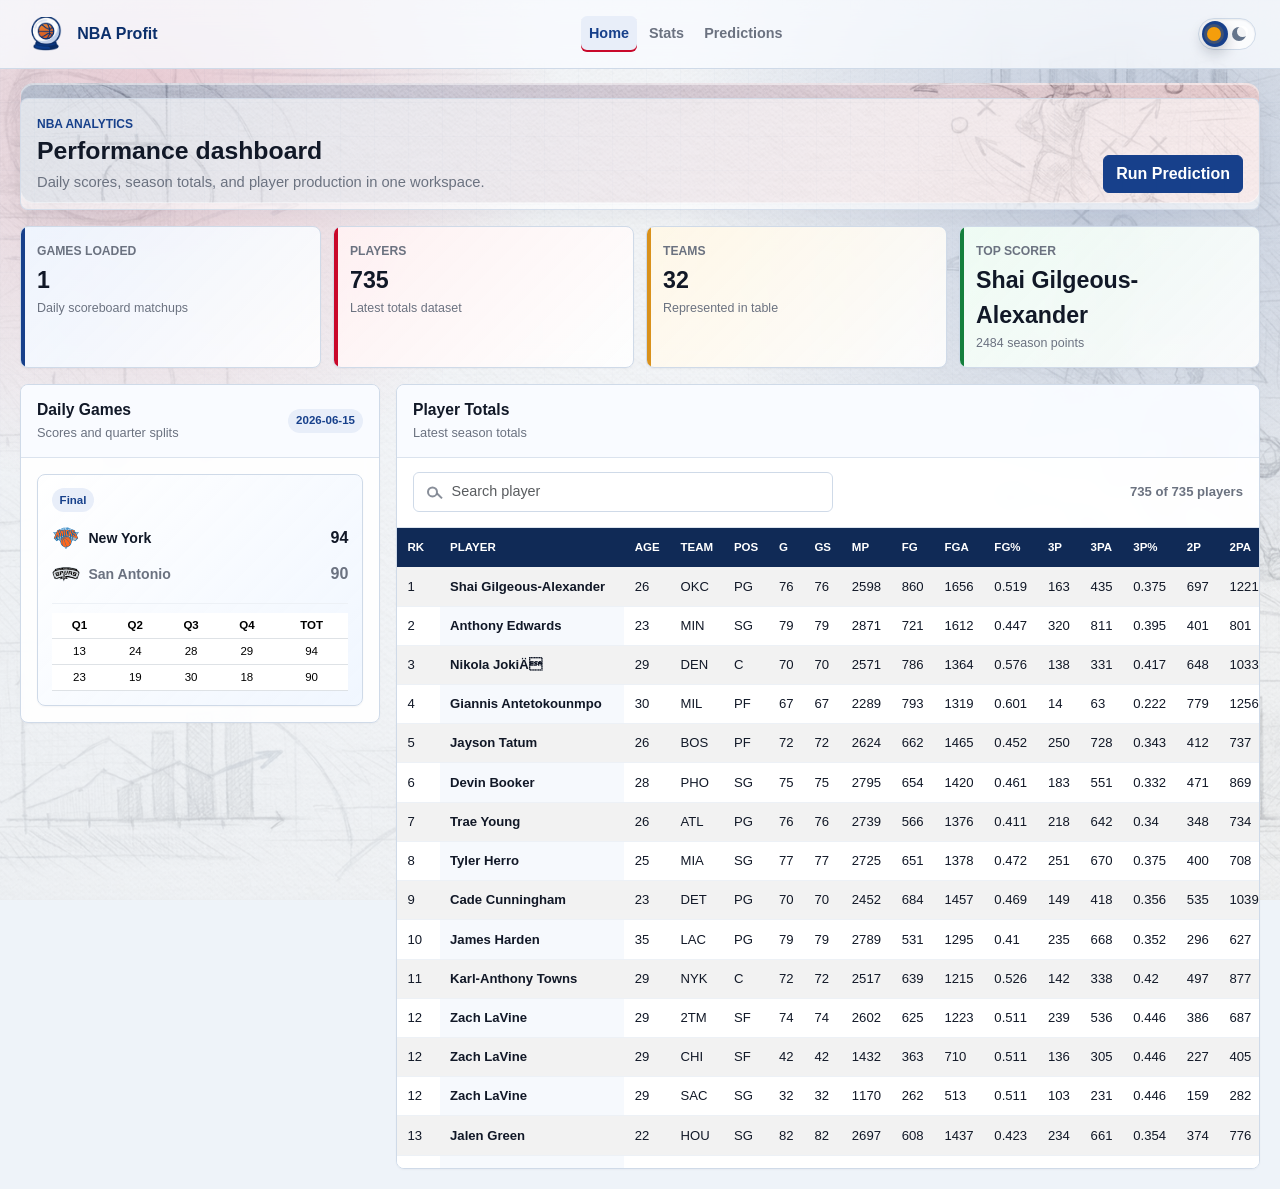
<file: static_page/index.html>
<!DOCTYPE html>
<html lang="en">
<head>
    <meta charset="UTF-8">
    <meta name="viewport" content="width=device-width, initial-scale=1.0">
    <title>NBA Dashboard</title>
    <script>
        const storedTheme = localStorage.getItem('nba-oracle-theme');
        const preferredTheme = window.matchMedia('(prefers-color-scheme: dark)').matches ? 'dark' : 'light';
        document.documentElement.dataset.theme = storedTheme || preferredTheme;
        document.documentElement.dataset.bsTheme = storedTheme || preferredTheme;
    </script>
    <link href="https://cdn.jsdelivr.net/npm/bootstrap@5.3.3/dist/css/bootstrap.min.css" rel="stylesheet">
    <script src="https://cdn.jsdelivr.net/npm/bootstrap@5.3.3/dist/js/bootstrap.bundle.min.js"></script>
    <link type="text/css" href="css/common.css" rel="stylesheet">
</head>
<body>
    <div class="app-shell">
        <div id="app-header"></div>
        <main class="container-main-content">
            <section class="dashboard-page">
                <div class="dashboard-header">
                    <div>
                        <p class="eyebrow">NBA analytics</p>
                        <h1 class="dashboard-title">Performance dashboard</h1>
                        <p class="dashboard-subtitle">Daily scores, season totals, and player production in one workspace.</p>
                    </div>
                    <div class="dashboard-actions">
                        <a class="btn btn-primary" href="prediction.html">Run Prediction</a>
                    </div>
                </div>

                <div class="metric-grid" aria-label="Dashboard metrics">
                    <div class="metric-card">
                        <div class="metric-label">Games Loaded</div>
                        <div class="metric-value" id="m-games">-</div>
                        <div class="metric-note">Daily scoreboard matchups</div>
                    </div>
                    <div class="metric-card">
                        <div class="metric-label">Players</div>
                        <div class="metric-value" id="m-players">-</div>
                        <div class="metric-note">Latest totals dataset</div>
                    </div>
                    <div class="metric-card">
                        <div class="metric-label">Teams</div>
                        <div class="metric-value" id="m-teams">-</div>
                        <div class="metric-note">Represented in table</div>
                    </div>
                    <div class="metric-card">
                        <div class="metric-label">Top Scorer</div>
                        <div class="metric-value" id="m-top-scorer">-</div>
                        <div class="metric-note" id="m-top-scorer-note">-</div>
                    </div>
                </div>

                <div class="dashboard-grid">
                    <aside class="panel">
                        <div class="panel-header">
                            <div>
                                <h2 class="panel-title">Daily Games</h2>
                                <p class="panel-subtitle">Scores and quarter splits</p>
                            </div>
                            <span class="game-status" id="games-date"></span>
                        </div>
                        <div id="game-list" class="game-list"></div>
                    </aside>

                    <section class="panel">
                        <div class="panel-header">
                            <div>
                                <h2 class="panel-title">Player Totals</h2>
                                <p class="panel-subtitle">Latest season totals</p>
                            </div>
                        </div>
                        <div class="stats-toolbar">
                            <div class="search-field">
                                <input type="text" id="searchBox" class="form-control" placeholder="Search player">
                            </div>
                            <div class="table-meta">
                                <span id="visibleRows">0</span> of <span id="totalRows">0</span> players
                            </div>
                        </div>
                        <div class="table-responsive stats-table-wrap">
                            <table class="table table-striped stats-table" id="statsTable">
                                <thead><tr id="totals-head"></tr></thead>
                                <tbody id="totals-body"></tbody>
                            </table>
                        </div>
                    </section>
                </div>
            </section>
        </main>
    </div>
    <script src="js/app.js"></script>
    <script src="js/home.js"></script>
</body>
</html>
</file>
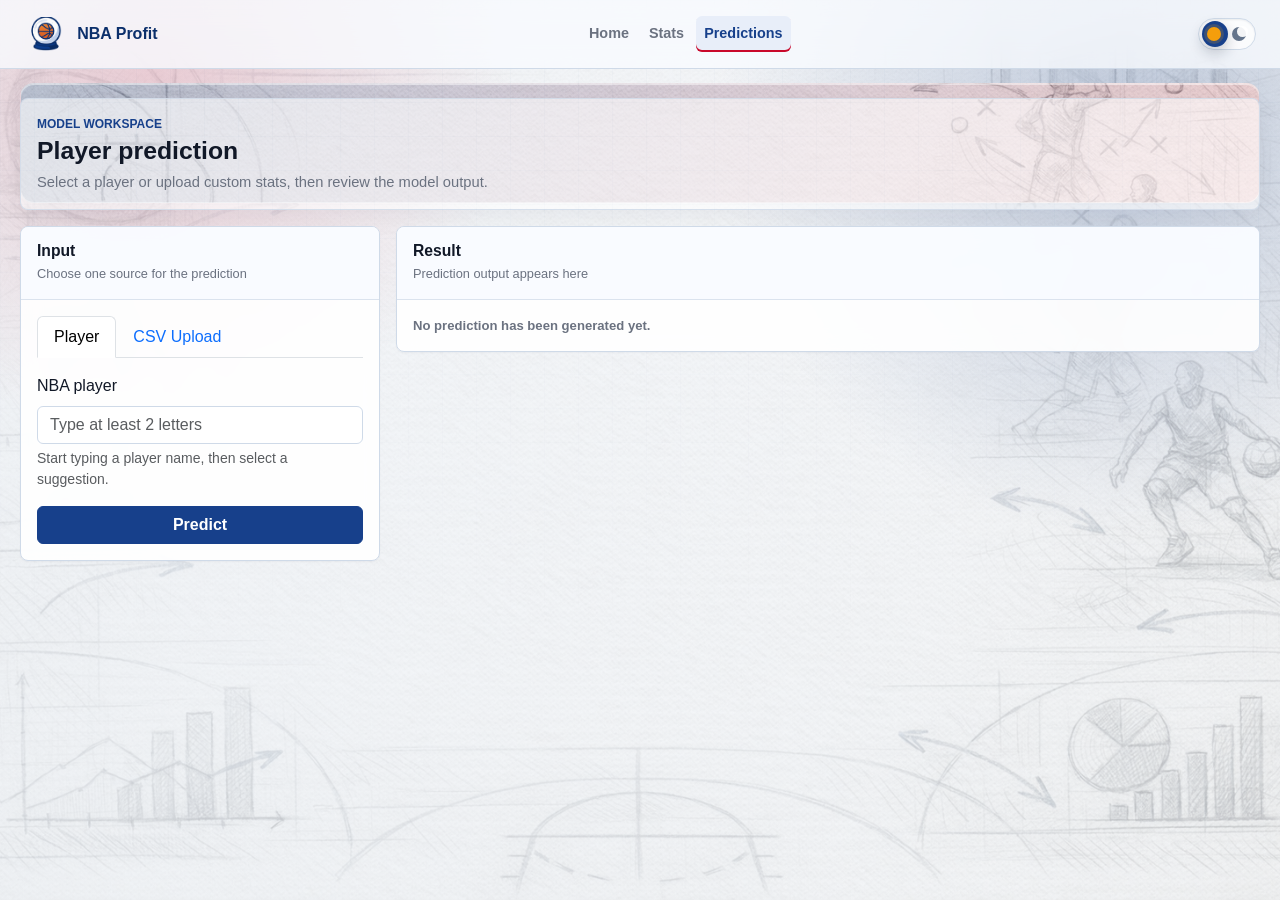
<file: static_page/prediction.html>
<!DOCTYPE html>
<html lang="en">
<head>
    <meta charset="UTF-8">
    <meta name="viewport" content="width=device-width, initial-scale=1.0">
    <title>Predictions - NBA Oracle</title>
    <script>
        const storedTheme = localStorage.getItem('nba-oracle-theme');
        const preferredTheme = window.matchMedia('(prefers-color-scheme: dark)').matches ? 'dark' : 'light';
        document.documentElement.dataset.theme = storedTheme || preferredTheme;
        document.documentElement.dataset.bsTheme = storedTheme || preferredTheme;
    </script>
    <link href="https://cdn.jsdelivr.net/npm/bootstrap@5.3.3/dist/css/bootstrap.min.css" rel="stylesheet">
    <script src="https://cdn.jsdelivr.net/npm/bootstrap@5.3.3/dist/js/bootstrap.bundle.min.js"></script>
    <link type="text/css" href="css/common.css" rel="stylesheet">
</head>
<body>
    <div class="app-shell">
        <div id="app-header"></div>
        <main class="container-main-content">
            <section class="page-shell">
                <div class="dashboard-header">
                    <div>
                        <p class="eyebrow">Model workspace</p>
                        <h1 class="page-title">Player prediction</h1>
                        <p class="page-subtitle">Select a player or upload custom stats, then review the model output.</p>
                    </div>
                </div>

                <div class="dashboard-grid">
                    <section class="panel form-card">
                        <div class="panel-header">
                            <div>
                                <h2 class="panel-title">Input</h2>
                                <p class="panel-subtitle">Choose one source for the prediction</p>
                            </div>
                        </div>
                        <div class="panel-body">
                            <form id="predict-form">
                                <ul class="nav nav-tabs mb-3" id="predictionTabs" role="tablist">
                                    <li class="nav-item" role="presentation">
                                        <button class="nav-link active" id="player-tab" data-bs-toggle="tab" data-bs-target="#player-panel" type="button" role="tab" aria-selected="true">Player</button>
                                    </li>
                                    <li class="nav-item" role="presentation">
                                        <button class="nav-link" id="upload-tab" data-bs-toggle="tab" data-bs-target="#upload-panel" type="button" role="tab" aria-selected="false">CSV Upload</button>
                                    </li>
                                </ul>

                                <div class="tab-content mb-3">
                                    <div class="tab-pane fade show active" id="player-panel" role="tabpanel">
                                        <label for="player_name" class="form-label">NBA player</label>
                                        <div class="autocomplete">
                                            <input type="text" class="form-control" id="player_name" autocomplete="off" placeholder="Type at least 2 letters">
                                            <div id="playerSuggestions" class="autocomplete-menu" role="listbox" aria-label="Player suggestions"></div>
                                        </div>
                                        <div class="form-text">Start typing a player name, then select a suggestion.</div>
                                    </div>
                                    <div class="tab-pane fade" id="upload-panel" role="tabpanel">
                                        <label for="csv_file" class="form-label">Upload CSV</label>
                                        <input type="file" class="form-control" id="csv_file" accept=".csv">
                                        <div class="form-text">CSV with 10 rows &times; 20 feature columns. <a href="sample/input_sample.csv" download>Download sample</a>.</div>
                                    </div>
                                </div>

                                <button type="submit" class="btn btn-primary w-100" id="predict-btn">Predict</button>
                            </form>
                        </div>
                    </section>

                    <aside class="panel">
                        <div class="panel-header">
                            <div>
                                <h2 class="panel-title">Result</h2>
                                <p class="panel-subtitle">Prediction output appears here</p>
                            </div>
                        </div>
                        <div class="panel-body">
                            <div id="result-area">
                                <div class="table-meta">No prediction has been generated yet.</div>
                            </div>
                        </div>
                    </aside>
                </div>

                <section class="panel mt-3" id="player-stats-panel" style="display:none;">
                    <div class="panel-header">
                        <div>
                            <h2 class="panel-title">Last 10 Games</h2>
                            <p class="panel-subtitle" id="player-stats-name"></p>
                        </div>
                    </div>
                    <div class="table-responsive stats-table-wrap">
                        <table class="table table-striped stats-table">
                            <thead><tr id="ps-head"></tr></thead>
                            <tbody id="ps-body"></tbody>
                        </table>
                    </div>
                </section>
            </section>
        </main>
    </div>
    <script src="js/app.js"></script>
    <script type="module" src="js/prediction.js"></script>
</body>
</html>
</file>
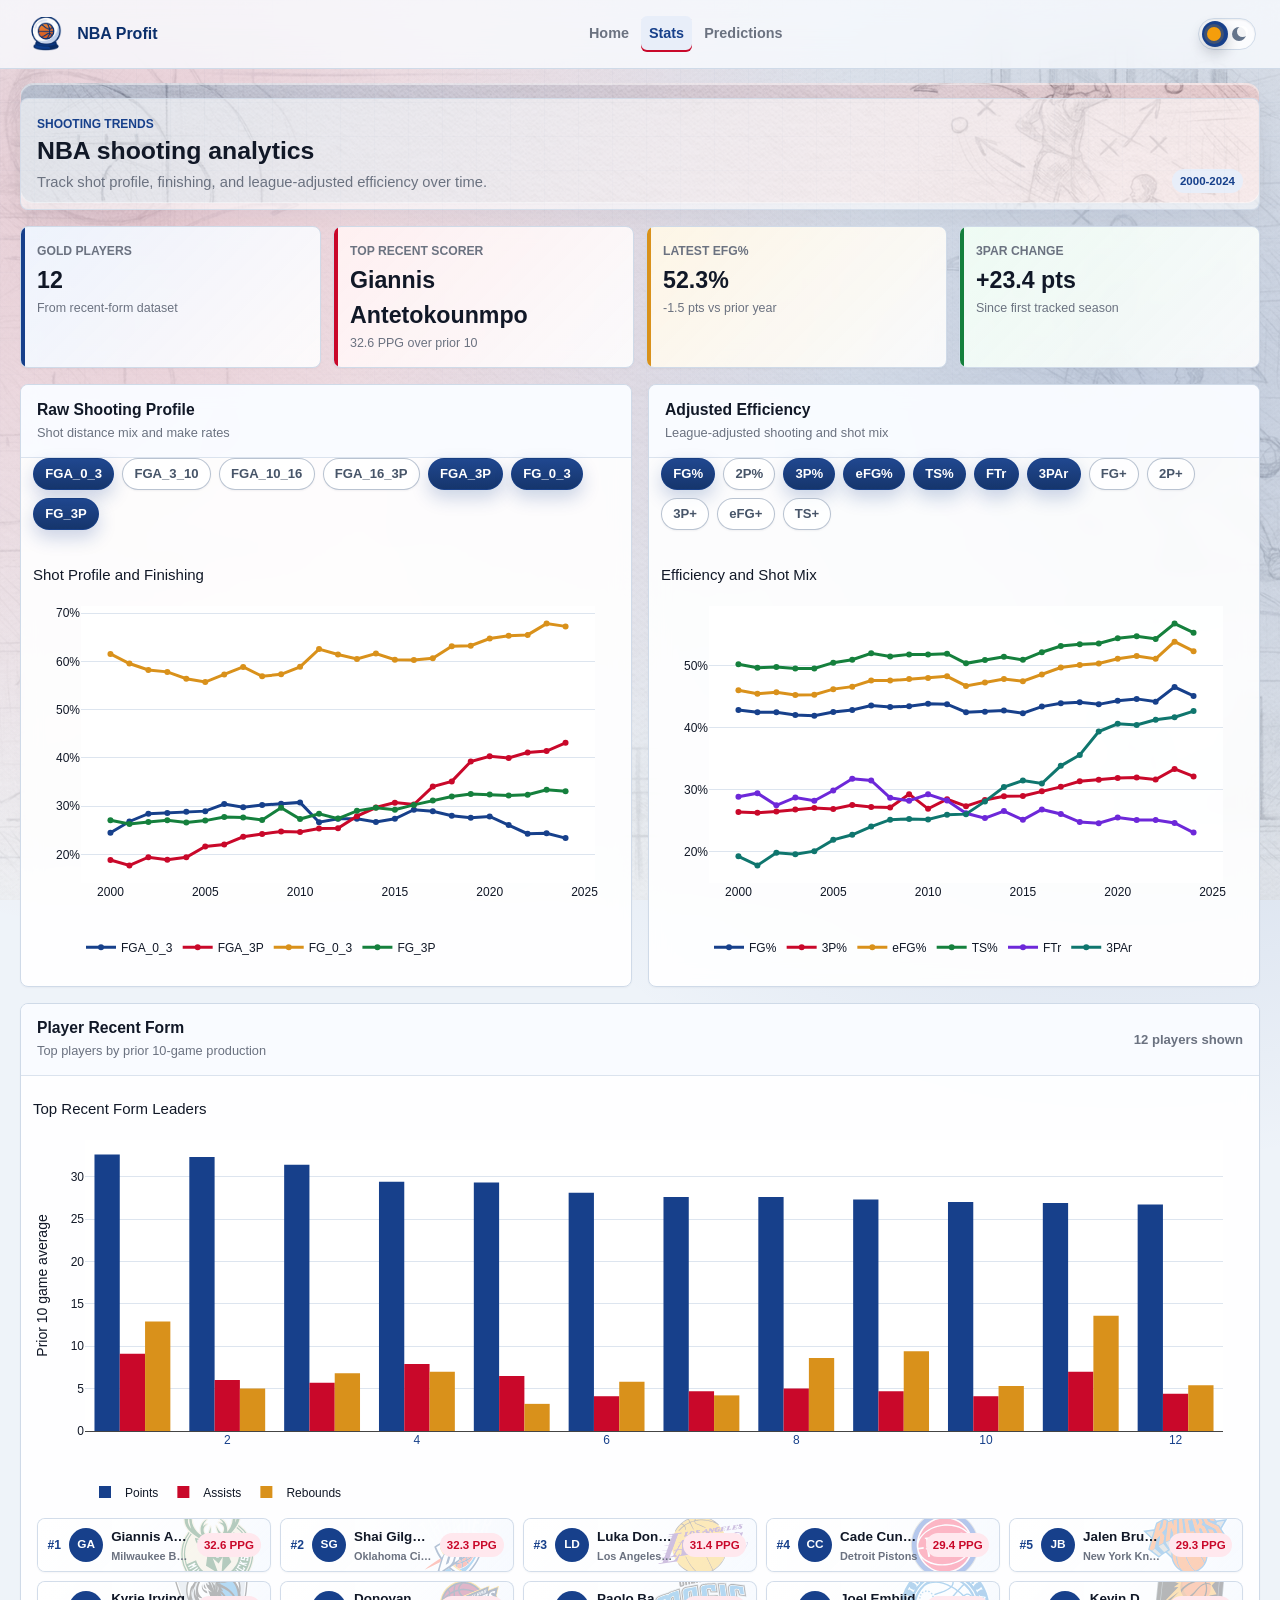
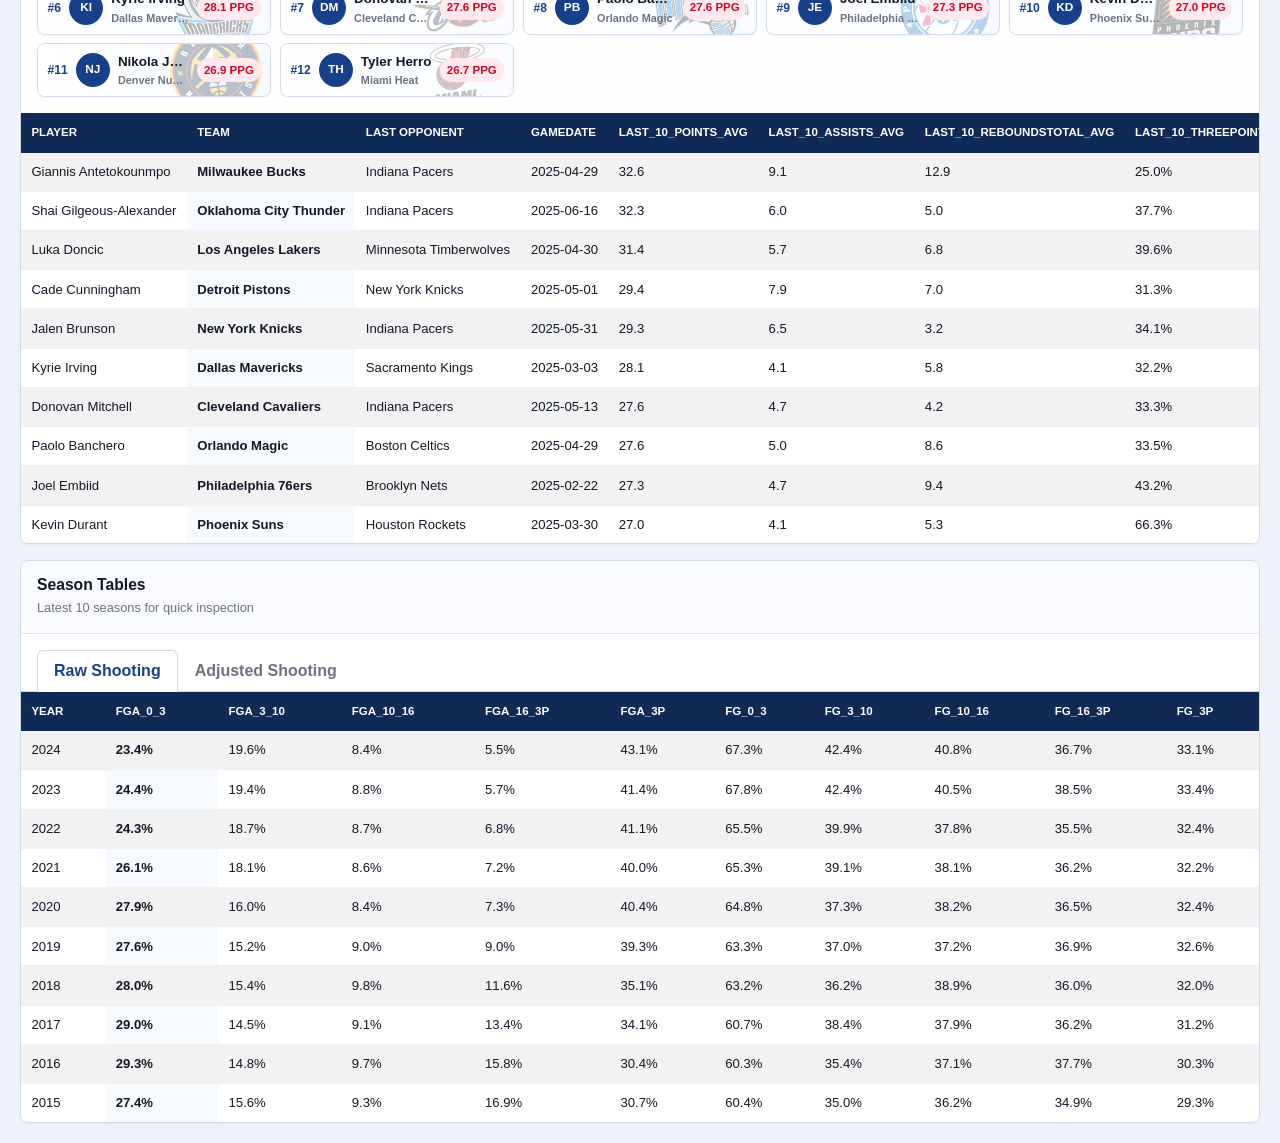
<file: static_page/stats.html>
<!DOCTYPE html>
<html lang="en">
<head>
    <meta charset="UTF-8">
    <meta name="viewport" content="width=device-width, initial-scale=1.0">
    <title>Stats - NBA Oracle</title>
    <script>
        const storedTheme = localStorage.getItem('nba-oracle-theme');
        const preferredTheme = window.matchMedia('(prefers-color-scheme: dark)').matches ? 'dark' : 'light';
        document.documentElement.dataset.theme = storedTheme || preferredTheme;
        document.documentElement.dataset.bsTheme = storedTheme || preferredTheme;
    </script>
    <link href="https://cdn.jsdelivr.net/npm/bootstrap@5.3.3/dist/css/bootstrap.min.css" rel="stylesheet">
    <script src="https://cdn.jsdelivr.net/npm/bootstrap@5.3.3/dist/js/bootstrap.bundle.min.js"></script>
    <link type="text/css" href="css/common.css" rel="stylesheet">
</head>
<body>
    <div class="app-shell">
        <div id="app-header"></div>
        <main class="container-main-content">
            <section class="page-shell stats-page">
                <div class="dashboard-header">
                    <div>
                        <p class="eyebrow">Shooting trends</p>
                        <h1 class="page-title">NBA shooting analytics</h1>
                        <p class="page-subtitle">Track shot profile, finishing, and league-adjusted efficiency over time.</p>
                    </div>
                    <div class="dashboard-actions">
                        <span class="game-status" id="year-range">No data</span>
                    </div>
                </div>

                <div class="metric-grid">
                    <div class="metric-card">
                        <div class="metric-label">Gold Players</div>
                        <div class="metric-value" id="m-gold-players">-</div>
                        <div class="metric-note">From recent-form dataset</div>
                    </div>
                    <div class="metric-card">
                        <div class="metric-label">Top Recent Scorer</div>
                        <div class="metric-value" id="m-gold-top">-</div>
                        <div class="metric-note" id="m-gold-top-note">-</div>
                    </div>
                    <div class="metric-card">
                        <div class="metric-label">Latest eFG%</div>
                        <div class="metric-value" id="m-efg">-</div>
                        <div class="metric-note" id="m-efg-note">-</div>
                    </div>
                    <div class="metric-card">
                        <div class="metric-label">3PAr Change</div>
                        <div class="metric-value" id="m-3par">-</div>
                        <div class="metric-note">Since first tracked season</div>
                    </div>
                </div>

                <div class="stats-chart-grid">
                    <section class="panel">
                        <div class="panel-header">
                            <div>
                                <h2 class="panel-title">Raw Shooting Profile</h2>
                                <p class="panel-subtitle">Shot distance mix and make rates</p>
                            </div>
                        </div>
                        <div class="metric-selector" id="raw-metrics" aria-label="Raw shooting metrics"></div>
                        <div class="chart-panel-body"><div id="rawShootingChart" class="plotly-chart"></div></div>
                    </section>

                    <section class="panel">
                        <div class="panel-header">
                            <div>
                                <h2 class="panel-title">Adjusted Efficiency</h2>
                                <p class="panel-subtitle">League-adjusted shooting and shot mix</p>
                            </div>
                        </div>
                        <div class="metric-selector" id="adjusted-metrics" aria-label="Adjusted shooting metrics"></div>
                        <div class="chart-panel-body"><div id="adjustedShootingChart" class="plotly-chart"></div></div>
                    </section>
                </div>

                <section class="panel mt-3">
                    <div class="panel-header">
                        <div>
                            <h2 class="panel-title">Player Recent Form</h2>
                            <p class="panel-subtitle">Top players by prior 10-game production</p>
                        </div>
                        <span class="table-meta" id="rf-count">0 players shown</span>
                    </div>
                    <div class="chart-panel-body">
                        <div id="recentFormChart" class="plotly-chart"></div>
                        <div id="recentFormPlayers" class="player-chip-strip" aria-label="Recent form players"></div>
                    </div>
                    <div class="table-responsive stats-table-wrap stats-table-compact">
                        <table class="table table-striped stats-table">
                            <thead><tr id="rf-head"></tr></thead>
                            <tbody id="rf-body"></tbody>
                        </table>
                    </div>
                </section>

                <section class="panel mt-3">
                    <div class="panel-header">
                        <div>
                            <h2 class="panel-title">Season Tables</h2>
                            <p class="panel-subtitle">Latest 10 seasons for quick inspection</p>
                        </div>
                    </div>
                    <div class="stats-tabs">
                        <ul class="nav nav-tabs px-3 pt-3" id="statsTabs" role="tablist">
                            <li class="nav-item" role="presentation">
                                <button class="nav-link active" id="raw-table-tab" data-bs-toggle="tab" data-bs-target="#raw-table-panel" type="button" role="tab">Raw Shooting</button>
                            </li>
                            <li class="nav-item" role="presentation">
                                <button class="nav-link" id="adjusted-table-tab" data-bs-toggle="tab" data-bs-target="#adjusted-table-panel" type="button" role="tab">Adjusted Shooting</button>
                            </li>
                        </ul>
                        <div class="tab-content">
                            <div class="tab-pane fade show active" id="raw-table-panel" role="tabpanel">
                                <div class="table-responsive stats-table-wrap stats-table-compact">
                                    <table class="table table-striped stats-table">
                                        <thead><tr id="raw-tbl-head"></tr></thead>
                                        <tbody id="raw-tbl-body"></tbody>
                                    </table>
                                </div>
                            </div>
                            <div class="tab-pane fade" id="adjusted-table-panel" role="tabpanel">
                                <div class="table-responsive stats-table-wrap stats-table-compact">
                                    <table class="table table-striped stats-table">
                                        <thead><tr id="adj-tbl-head"></tr></thead>
                                        <tbody id="adj-tbl-body"></tbody>
                                    </table>
                                </div>
                            </div>
                        </div>
                    </div>
                </section>
            </section>
        </main>
    </div>
    <script src="js/app.js"></script>
    <script src="https://cdn.plot.ly/plotly-2.35.2.min.js"></script>
    <script src="js/stats.js"></script>
</body>
</html>
</file>
<file: static_page/css/common.css>
:root {
    --app-bg: #eef3f9;
    --surface: rgba(255, 255, 255, 0.91);
    --surface-muted: #f5f8fc;
    --surface-blue: #eef5ff;
    --surface-red: #fff1f2;
    --surface-gold: #fff7e6;
    --border: #cfdae8;
    --border-soft: #edf1f6;
    --text: #111827;
    --muted: #6b7280;
    --accent: #17408b;
    --accent-strong: #0b2f6b;
    --accent-soft: #e8eef9;
    --nba-red: #c9082a;
    --nba-red-soft: #ffe8ee;
    --gold: #d9911b;
    --success: #15803d;
    --danger: #dc2626;
    --warning: #b45309;
    --shadow: 0 12px 30px rgba(15, 23, 42, 0.08);
    --radius: 8px;
    --font-family: Inter, "Segoe UI", Roboto, Arial, sans-serif;
}

[data-theme="dark"] {
    --app-bg: #0b1020;
    --surface: rgba(17, 24, 39, 0.92);
    --surface-muted: #111827;
    --surface-blue: rgba(23, 64, 139, 0.28);
    --surface-red: rgba(201, 8, 42, 0.18);
    --surface-gold: rgba(217, 145, 27, 0.18);
    --border: rgba(148, 163, 184, 0.32);
    --border-soft: rgba(148, 163, 184, 0.18);
    --text: #e5e7eb;
    --muted: #9ca3af;
    --accent: #7fb0ff;
    --accent-strong: #a8c8ff;
    --accent-soft: rgba(127, 176, 255, 0.16);
    --nba-red: #ff5d75;
    --nba-red-soft: rgba(255, 93, 117, 0.16);
    --gold: #f5b84b;
    --success: #4ade80;
    --danger: #f87171;
    --warning: #fbbf24;
    --shadow: 0 18px 38px rgba(0, 0, 0, 0.36);
}

* {
    letter-spacing: 0;
}

body {
    min-height: 100vh;
    background:
        radial-gradient(circle at 12% 8%, rgba(201, 8, 42, 0.16), transparent 26%),
        radial-gradient(circle at 88% 14%, rgba(23, 64, 139, 0.22), transparent 30%),
        linear-gradient(90deg, rgba(238, 243, 249, 0.74), rgba(238, 243, 249, 0.56)),
        url("../img/basketball-pencil-bg.png") center top / cover fixed no-repeat,
        var(--app-bg);
    color: var(--text);
    font-family: var(--font-family);
    overflow-x: hidden;
}

[data-theme="dark"] body {
    background:
        radial-gradient(circle at 12% 8%, rgba(255, 93, 117, 0.16), transparent 26%),
        radial-gradient(circle at 88% 14%, rgba(127, 176, 255, 0.18), transparent 30%),
        linear-gradient(90deg, rgba(8, 13, 28, 0.88), rgba(11, 16, 32, 0.82)),
        url("../img/basketball-pencil-bg.png") center top / cover fixed no-repeat,
        var(--app-bg);
}

body::before {
    content: "";
    position: fixed;
    inset: 0;
    pointer-events: none;
    background-image:
        linear-gradient(rgba(23, 64, 139, 0.035) 1px, transparent 1px),
        linear-gradient(90deg, rgba(23, 64, 139, 0.035) 1px, transparent 1px);
    background-size: 34px 34px;
    mask-image: linear-gradient(to bottom, rgba(0, 0, 0, 0.5), transparent 76%);
}

.app-shell {
    min-height: 100vh;
}

.app-header {
    position: sticky;
    top: 0;
    z-index: 1030;
    background: rgba(249, 251, 255, 0.78);
    border-bottom: 1px solid var(--border);
    backdrop-filter: blur(14px);
}

[data-theme="dark"] .app-header {
    background: rgba(11, 16, 32, 0.82);
}

#navbar-main {
    min-height: 64px;
}

.app-brand {
    display: inline-flex;
    align-items: center;
    gap: 0.7rem;
    color: var(--text);
    font-size: 1rem;
    font-weight: 700;
}

.app-brand:hover {
    color: var(--accent);
}

.app-brand span {
    color: var(--accent-strong);
}

.app-brand-logo {
    width: 42px;
    height: 42px;
    object-fit: contain;
}

.app-nav {
    align-items: center;
    gap: 0.25rem;
}

.tab-pill {
    color: var(--muted);
    border-radius: 6px;
    padding: 0.45rem 0.85rem;
    font-size: 0.9rem;
    font-weight: 600;
}

.tab-pill:hover,
.tab-pill.active-tab {
    color: var(--accent);
    background: var(--accent-soft);
}

.tab-pill.active-tab {
    box-shadow: inset 0 -2px 0 var(--nba-red);
}

.app-user-menu {
    display: flex;
    align-items: center;
    gap: 0.55rem;
    justify-content: flex-end;
    min-width: 48px;
}

.theme-toggle {
    border: 0;
    background: transparent;
    padding: 0;
}

.theme-toggle-track {
    position: relative;
    display: inline-grid;
    grid-template-columns: 1fr 1fr;
    align-items: center;
    width: 58px;
    height: 32px;
    padding: 3px;
    border: 1px solid var(--border);
    border-radius: 999px;
    background: rgba(255, 255, 255, 0.7);
    box-shadow: inset 0 1px 2px rgba(15, 23, 42, 0.08);
}

[data-theme="dark"] .theme-toggle-track {
    background: rgba(17, 24, 39, 0.9);
}

.theme-toggle-thumb {
    position: absolute;
    left: 3px;
    width: 26px;
    height: 26px;
    border-radius: 50%;
    background: var(--accent);
    box-shadow: 0 6px 14px rgba(15, 23, 42, 0.22);
    transition: transform 180ms ease, background 180ms ease;
}

[data-theme="dark"] .theme-toggle-thumb {
    transform: translateX(26px);
    background: var(--gold);
}

.theme-toggle-icon {
    position: relative;
    z-index: 2;
    width: 14px;
    height: 14px;
    justify-self: center;
}

.theme-toggle-sun {
    border-radius: 50%;
    background: #f59e0b;
    box-shadow: 0 0 0 3px rgba(245, 158, 11, 0.18);
}

.theme-toggle-moon {
    border-radius: 50%;
    background: #64748b;
}

.theme-toggle-moon::after {
    content: "";
    position: absolute;
    right: -2px;
    top: -1px;
    width: 11px;
    height: 11px;
    border-radius: 50%;
    background: rgba(255, 255, 255, 0.92);
}

.user-initials {
    width: 36px;
    height: 36px;
    border: 1px solid var(--border);
    border-radius: 50%;
    background: var(--accent);
    color: #ffffff;
    font-size: 0.82rem;
    font-weight: 700;
    display: inline-flex;
    align-items: center;
    justify-content: center;
    cursor: pointer;
}

.container-main-content {
    width: 100%;
}

.dashboard-page,
.page-shell {
    padding: 1.25rem;
}

.dashboard-header {
    display: flex;
    justify-content: space-between;
    align-items: flex-end;
    gap: 1rem;
    margin-bottom: 1rem;
    padding: 1rem;
    border: 1px solid rgba(207, 218, 232, 0.85);
    border-radius: var(--radius);
    background: rgba(255, 255, 255, 0.58);
    box-shadow: 0 8px 24px rgba(15, 23, 42, 0.05);
}

.dashboard-page::before,
.page-shell::before {
    content: "";
    display: block;
    height: 120px;
    margin: -0.4rem 0 -105px;
    border-radius: 14px;
    background:
        linear-gradient(135deg, rgba(23, 64, 139, 0.26), rgba(201, 8, 42, 0.14)),
        url("../img/basketball-pencil-bg.png") center 34% / cover no-repeat;
    border: 1px solid rgba(255, 255, 255, 0.45);
    box-shadow: inset 0 1px 0 rgba(255, 255, 255, 0.45);
}

.eyebrow {
    margin: 0 0 0.2rem;
    color: var(--accent);
    font-size: 0.75rem;
    font-weight: 800;
    text-transform: uppercase;
}

.dashboard-title,
.page-title {
    margin: 0;
    color: var(--text);
    font-size: 1.55rem;
    font-weight: 750;
}

.dashboard-subtitle,
.page-subtitle {
    margin: 0.35rem 0 0;
    color: var(--muted);
    font-size: 0.92rem;
}

.dashboard-actions {
    display: flex;
    gap: 0.5rem;
    align-items: center;
}

.metric-grid {
    display: grid;
    grid-template-columns: repeat(4, minmax(0, 1fr));
    gap: 0.75rem;
    margin-bottom: 1rem;
}

.metric-card,
.panel,
.game-card,
.auth-card {
    background: var(--surface);
    border: 1px solid var(--border);
    border-radius: var(--radius);
    box-shadow: 0 1px 2px rgba(15, 23, 42, 0.04);
    backdrop-filter: blur(10px);
}

.metric-card {
    padding: 0.9rem 1rem;
    position: relative;
    overflow: hidden;
}

.metric-card::before {
    content: "";
    position: absolute;
    inset: 0 auto 0 0;
    width: 4px;
    background: var(--accent);
}

.metric-card:nth-child(1) {
    background: linear-gradient(135deg, rgba(238, 245, 255, 0.94), rgba(255, 255, 255, 0.86));
}

.metric-card:nth-child(2) {
    background: linear-gradient(135deg, rgba(255, 241, 242, 0.94), rgba(255, 255, 255, 0.86));
}

.metric-card:nth-child(2)::before {
    background: var(--nba-red);
}

.metric-card:nth-child(3) {
    background: linear-gradient(135deg, rgba(255, 247, 230, 0.94), rgba(255, 255, 255, 0.86));
}

.metric-card:nth-child(3)::before {
    background: var(--gold);
}

.metric-card:nth-child(4) {
    background: linear-gradient(135deg, rgba(240, 253, 244, 0.94), rgba(255, 255, 255, 0.86));
}

.metric-card:nth-child(4)::before {
    background: var(--success);
}

.metric-label {
    color: var(--muted);
    font-size: 0.76rem;
    font-weight: 700;
    text-transform: uppercase;
}

.metric-value {
    margin-top: 0.2rem;
    color: var(--text);
    font-size: 1.45rem;
    font-weight: 760;
}

.metric-note {
    margin-top: 0.1rem;
    color: var(--muted);
    font-size: 0.78rem;
}

.dashboard-grid {
    display: grid;
    grid-template-columns: minmax(280px, 360px) minmax(0, 1fr);
    gap: 1rem;
    align-items: start;
}

.panel {
    overflow: hidden;
}

.panel-header {
    display: flex;
    justify-content: space-between;
    align-items: center;
    gap: 0.75rem;
    padding: 0.95rem 1rem;
    border-bottom: 1px solid rgba(207, 218, 232, 0.72);
    background: rgba(248, 251, 255, 0.8);
}

.panel-title {
    margin: 0;
    font-size: 0.98rem;
    font-weight: 760;
}

.panel-subtitle {
    margin: 0.2rem 0 0;
    color: var(--muted);
    font-size: 0.8rem;
}

.panel-body {
    padding: 1rem;
}

.game-list {
    display: flex;
    flex-direction: column;
    gap: 0.7rem;
    max-height: calc(100vh - 225px);
    overflow-y: auto;
    padding: 1rem;
}

.game-card {
    padding: 0.85rem;
    background:
        linear-gradient(135deg, rgba(255, 255, 255, 0.94), rgba(238, 245, 255, 0.86));
}

.game-card:hover {
    border-color: #c7d2e5;
    box-shadow: var(--shadow);
}

.game-status {
    display: inline-flex;
    align-items: center;
    min-height: 24px;
    padding: 0.15rem 0.5rem;
    border-radius: 999px;
    background: var(--accent-soft);
    color: var(--accent);
    font-size: 0.72rem;
    font-weight: 700;
}

.team-row {
    display: grid;
    grid-template-columns: 28px minmax(0, 1fr) auto;
    align-items: center;
    gap: 0.55rem;
    padding: 0.25rem 0;
}

.team-logo {
    width: 28px;
    height: 28px;
    object-fit: contain;
}

.team-name {
    min-width: 0;
    overflow: hidden;
    text-overflow: ellipsis;
    white-space: nowrap;
    font-size: 0.88rem;
    font-weight: 650;
}

.team-score {
    color: var(--text);
    font-size: 1rem;
    font-weight: 760;
}

.team-row:first-of-type .team-score {
    color: var(--accent);
}

.team-row.is-loser .team-name,
.team-row.is-loser .team-score {
    color: var(--muted);
    font-weight: 600;
}

.mini-boxscore {
    margin-top: 0.65rem;
    padding-top: 0.55rem;
    border-top: 1px solid var(--border-soft);
}

.mini-boxscore .table {
    margin-bottom: 0;
    font-size: 0.72rem;
}

.mini-boxscore th,
.mini-boxscore td {
    padding: 0.25rem;
    text-align: center;
    white-space: nowrap;
}

.stats-toolbar {
    display: flex;
    align-items: center;
    justify-content: space-between;
    gap: 0.75rem;
    padding: 0.9rem 1rem;
    border-bottom: 1px solid rgba(207, 218, 232, 0.72);
    background: rgba(255, 255, 255, 0.72);
}

.search-field {
    position: relative;
    width: min(420px, 100%);
}

.search-field::before {
    content: "";
    position: absolute;
    left: 0.85rem;
    top: 50%;
    width: 0.7rem;
    height: 0.7rem;
    border: 2px solid var(--muted);
    border-radius: 50%;
    transform: translateY(-50%);
    opacity: 0.8;
}

.search-field::after {
    content: "";
    position: absolute;
    left: 1.45rem;
    top: 58%;
    width: 0.45rem;
    height: 2px;
    background: var(--muted);
    transform: rotate(45deg);
    opacity: 0.8;
}

.search-field input {
    min-height: 40px;
    padding-left: 2.35rem;
    border-color: var(--border);
    border-radius: 6px;
    font-size: 0.9rem;
}

.table-meta {
    color: var(--muted);
    font-size: 0.82rem;
    font-weight: 600;
    white-space: nowrap;
}

.stats-table-wrap {
    max-height: calc(100vh - 260px);
    overflow: auto;
}

.stats-table {
    margin: 0;
    border-collapse: separate;
    border-spacing: 0;
    font-size: 0.82rem;
}

.stats-table thead th {
    position: sticky;
    top: 0;
    z-index: 3;
    background: #102a56;
    color: #ffffff;
    border: 0;
    padding: 0.7rem 0.65rem;
    font-size: 0.72rem;
    font-weight: 760;
    text-transform: uppercase;
    white-space: nowrap;
}

.stats-table tbody td {
    padding: 0.58rem 0.65rem;
    color: var(--text);
    border-color: var(--border-soft);
    white-space: nowrap;
}

.stats-table tbody tr:hover td {
    background: #edf5ff;
}

.stats-table th:nth-child(2),
.stats-table td:nth-child(2) {
    position: sticky;
    left: 0;
    z-index: 2;
}

.stats-table th:nth-child(2) {
    z-index: 4;
}

.stats-table td:nth-child(2) {
    background: rgba(255, 255, 255, 0.98);
    font-weight: 700;
}

.stats-table tbody tr:nth-child(even) td:nth-child(2) {
    background: #f6f9fd;
}

.stats-table tbody tr:hover td:nth-child(2) {
    background: #edf5ff;
}

.status-empty {
    margin: 1rem;
}

.form-card {
    max-width: 860px;
    margin: 0 auto;
}

.auth-card {
    width: 100%;
    max-width: 420px;
    padding: 1.5rem;
}

.auth-page {
    min-height: calc(100vh - 80px);
}

.auth-card .form-control,
.form-card .form-control,
.form-card .form-select {
    border-radius: 6px;
    border-color: var(--border);
}

.autocomplete {
    position: relative;
}

.autocomplete-menu {
    position: absolute;
    top: calc(100% + 6px);
    left: 0;
    right: 0;
    z-index: 20;
    display: none;
    max-height: 280px;
    overflow-y: auto;
    padding: 0.35rem;
    background: rgba(255, 255, 255, 0.98);
    border: 1px solid var(--border);
    border-radius: var(--radius);
    box-shadow: var(--shadow);
}

.autocomplete-menu.is-open {
    display: block;
}

.autocomplete-option {
    width: 100%;
    border: 0;
    border-radius: 6px;
    background: transparent;
    color: var(--text);
    display: block;
    padding: 0.55rem 0.65rem;
    text-align: left;
    font-size: 0.9rem;
    font-weight: 650;
}

.autocomplete-option:hover,
.autocomplete-option.is-active {
    background: var(--accent-soft);
    color: var(--accent);
}

.btn-primary {
    --bs-btn-bg: var(--accent);
    --bs-btn-border-color: var(--accent);
    --bs-btn-hover-bg: var(--accent-strong);
    --bs-btn-hover-border-color: var(--accent-strong);
    border-radius: 6px;
    font-weight: 700;
}

.prediction-result {
    border-left: 4px solid var(--success);
    background: #f0fdf4;
    color: #14532d;
}

.stats-chart-grid {
    display: grid;
    grid-template-columns: repeat(2, minmax(0, 1fr));
    gap: 1rem;
}

.chart-panel-body {
    padding: 0.75rem;
}

.metric-selector {
    display: flex;
    flex-wrap: wrap;
    gap: 0.5rem;
    padding: 0 0.75rem 0.75rem;
}

.metric-toggle {
    display: inline-flex;
    align-items: center;
    min-height: 32px;
    margin: 0;
    cursor: pointer;
}

.metric-toggle input {
    position: absolute;
    opacity: 0;
    pointer-events: none;
}

.metric-toggle span {
    display: inline-flex;
    align-items: center;
    justify-content: center;
    min-height: 32px;
    padding: 0.38rem 0.7rem;
    border: 1px solid rgba(148, 163, 184, 0.65);
    border-radius: 999px;
    background: rgba(255, 255, 255, 0.78);
    color: #475569;
    font-size: 0.82rem;
    font-weight: 700;
    line-height: 1;
    white-space: nowrap;
    box-shadow: 0 1px 2px rgba(15, 23, 42, 0.05);
    transition: background 160ms ease, border-color 160ms ease, color 160ms ease, box-shadow 160ms ease, transform 160ms ease;
}

.metric-toggle:hover span {
    border-color: rgba(23, 64, 139, 0.45);
    color: var(--accent);
    box-shadow: 0 6px 14px rgba(15, 23, 42, 0.08);
    transform: translateY(-1px);
}

.metric-toggle input:focus-visible + span {
    outline: 3px solid rgba(23, 64, 139, 0.18);
    outline-offset: 2px;
}

.metric-toggle input:checked + span {
    border-color: rgba(23, 64, 139, 0.7);
    background: linear-gradient(180deg, rgba(23, 64, 139, 0.96), rgba(12, 45, 102, 0.96));
    color: #ffffff;
    box-shadow: 0 8px 18px rgba(23, 64, 139, 0.22);
}

.plotly-chart {
    width: 100%;
    min-height: 420px;
}

.player-chip-strip {
    display: grid;
    grid-template-columns: repeat(auto-fit, minmax(220px, 1fr));
    gap: 0.55rem;
    padding: 0 0.25rem 0.25rem;
}

.player-chip {
    display: grid;
    grid-template-columns: auto 34px minmax(0, 1fr) auto;
    align-items: center;
    gap: 0.5rem;
    position: relative;
    overflow: hidden;
    min-height: 44px;
    padding: 0.45rem 0.6rem;
    border: 1px solid rgba(207, 218, 232, 0.9);
    border-radius: 8px;
    background: linear-gradient(135deg, rgba(255, 255, 255, 0.94), rgba(238, 245, 255, 0.78));
    box-shadow: 0 1px 2px rgba(15, 23, 42, 0.04);
}

.player-chip::before {
    content: "";
    position: absolute;
    inset: 0;
    z-index: 1;
    background: linear-gradient(90deg, rgba(255, 255, 255, 0.92), rgba(255, 255, 255, 0.38));
}

.player-chip-bg-logo {
    position: absolute;
    right: 8px;
    top: 50%;
    z-index: 1;
    width: 92px;
    height: 92px;
    object-fit: contain;
    opacity: 0.28;
    transform: translateY(-50%) rotate(-8deg);
    filter: saturate(1.2);
}

.player-chip-rank {
    position: relative;
    z-index: 2;
    color: var(--accent);
    font-size: 0.76rem;
    font-weight: 800;
}

.player-chip-avatar {
    position: relative;
    z-index: 2;
    width: 34px;
    height: 34px;
    display: inline-flex;
    align-items: center;
    justify-content: center;
    border-radius: 50%;
    background: var(--accent);
    color: #ffffff;
    font-size: 0.74rem;
    font-weight: 800;
}

.player-chip-identity {
    position: relative;
    z-index: 2;
    min-width: 0;
    display: flex;
    flex-direction: column;
    gap: 0.05rem;
}

.player-chip-name {
    min-width: 0;
    overflow: hidden;
    text-overflow: ellipsis;
    white-space: nowrap;
    color: var(--text);
    font-size: 0.84rem;
    font-weight: 760;
}

.player-chip-team {
    min-width: 0;
    overflow: hidden;
    text-overflow: ellipsis;
    white-space: nowrap;
    color: var(--muted);
    font-size: 0.68rem;
    font-weight: 700;
}

.player-chip-stat {
    position: relative;
    z-index: 2;
    padding: 0.22rem 0.42rem;
    border-radius: 999px;
    background: var(--nba-red-soft);
    color: var(--nba-red);
    font-size: 0.72rem;
    font-weight: 800;
    white-space: nowrap;
}

.stats-tabs .nav-tabs {
    background: rgba(255, 255, 255, 0.72);
    border-bottom-color: var(--border);
}

.stats-tabs .nav-link {
    color: var(--muted);
    border-radius: 6px 6px 0 0;
    font-weight: 700;
}

.stats-tabs .nav-link.active {
    color: var(--accent);
    border-color: var(--border) var(--border) var(--surface-solid, #ffffff);
}

.stats-table-compact {
    max-height: 430px;
}

.stats-table-compact .stats-table th:nth-child(2),
.stats-table-compact .stats-table td:nth-child(2) {
    position: static;
}

[data-theme="dark"] .dashboard-header {
    background: rgba(17, 24, 39, 0.66);
}

[data-theme="dark"] .dashboard-page::before,
[data-theme="dark"] .page-shell::before {
    background:
        linear-gradient(135deg, rgba(127, 176, 255, 0.18), rgba(255, 93, 117, 0.12)),
        url("../img/basketball-pencil-bg.png") center 34% / cover no-repeat;
    border-color: rgba(148, 163, 184, 0.22);
}

[data-theme="dark"] .metric-card:nth-child(1),
[data-theme="dark"] .metric-card:nth-child(2),
[data-theme="dark"] .metric-card:nth-child(3),
[data-theme="dark"] .metric-card:nth-child(4),
[data-theme="dark"] .game-card,
[data-theme="dark"] .player-chip {
    background: linear-gradient(135deg, rgba(17, 24, 39, 0.96), rgba(30, 41, 59, 0.76));
}

[data-theme="dark"] .panel-header,
[data-theme="dark"] .stats-toolbar,
[data-theme="dark"] .stats-tabs .nav-tabs {
    background: rgba(15, 23, 42, 0.78);
}

[data-theme="dark"] .chart-panel-body,
[data-theme="dark"] .panel-body {
    background: rgba(15, 23, 42, 0.18);
}

[data-theme="dark"] .stats-table thead th {
    background: #1f3f78;
}

[data-theme="dark"] .stats-table tbody td {
    background: rgba(17, 24, 39, 0.82);
    color: var(--text);
}

[data-theme="dark"] .stats-table tbody tr:nth-child(even) td {
    background: rgba(15, 23, 42, 0.92);
}

[data-theme="dark"] .stats-table td:nth-child(2),
[data-theme="dark"] .stats-table tbody tr:nth-child(even) td:nth-child(2) {
    background: rgba(15, 23, 42, 0.98);
}

[data-theme="dark"] .stats-table tbody tr:hover td,
[data-theme="dark"] .stats-table tbody tr:hover td:nth-child(2) {
    background: rgba(37, 99, 235, 0.18);
}

[data-theme="dark"] .form-control,
[data-theme="dark"] .form-select,
[data-theme="dark"] .search-field input {
    background-color: rgba(15, 23, 42, 0.88);
    border-color: var(--border);
    color: var(--text);
}

[data-theme="dark"] .form-control::placeholder,
[data-theme="dark"] .search-field input::placeholder {
    color: var(--muted);
}

[data-theme="dark"] .autocomplete-menu,
[data-theme="dark"] .dropdown-menu {
    background: rgba(17, 24, 39, 0.98);
    border-color: var(--border);
}

[data-theme="dark"] .dropdown-item {
    color: var(--text);
}

[data-theme="dark"] .dropdown-item:hover,
[data-theme="dark"] .dropdown-item:focus,
[data-theme="dark"] .autocomplete-option:hover,
[data-theme="dark"] .autocomplete-option.is-active {
    background: var(--accent-soft);
    color: var(--accent-strong);
}

[data-theme="dark"] .prediction-result {
    background: rgba(34, 197, 94, 0.12);
    color: #bbf7d0;
}

[data-theme="dark"] .metric-toggle span {
    background: rgba(15, 23, 42, 0.72);
    color: var(--muted);
}

[data-theme="dark"] .player-chip::before {
    background: linear-gradient(90deg, rgba(17, 24, 39, 0.88), rgba(17, 24, 39, 0.36));
}

[data-theme="dark"] .player-chip-name {
    color: var(--text);
}

[data-theme="dark"] .player-chip-bg-logo {
    opacity: 0.34;
}

@media (max-width: 1200px) {
    .metric-grid {
        grid-template-columns: repeat(2, minmax(0, 1fr));
    }

    .dashboard-grid {
        grid-template-columns: 1fr;
    }

    .game-list,
    .stats-table-wrap {
        max-height: none;
    }

    .stats-chart-grid {
        grid-template-columns: 1fr;
    }
}

@media (max-width: 768px) {
    .dashboard-page,
    .page-shell {
        padding: 0.85rem;
    }

    .dashboard-header,
    .stats-toolbar {
        align-items: stretch;
        flex-direction: column;
    }

    .metric-grid {
        grid-template-columns: 1fr;
    }

    .dashboard-title,
    .page-title {
        font-size: 1.3rem;
    }

    .table-meta {
        white-space: normal;
    }
}
</file>
